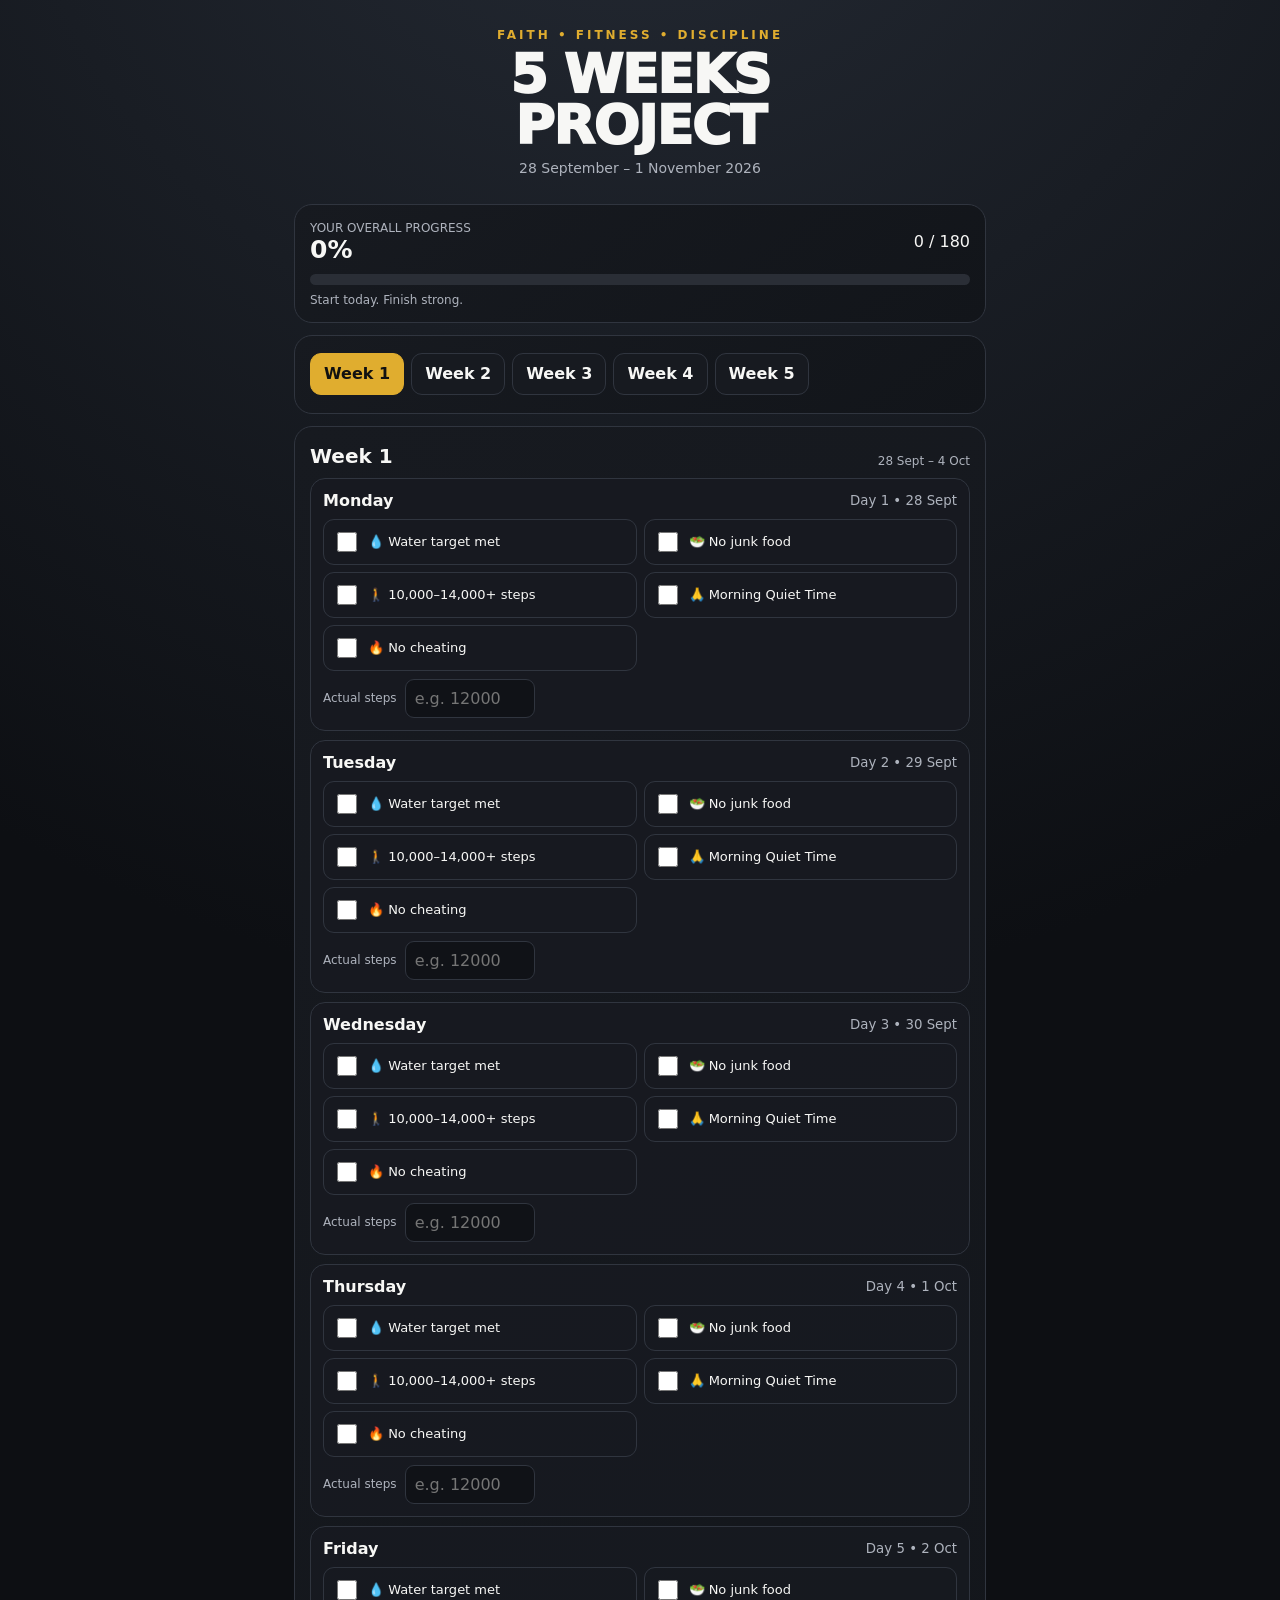
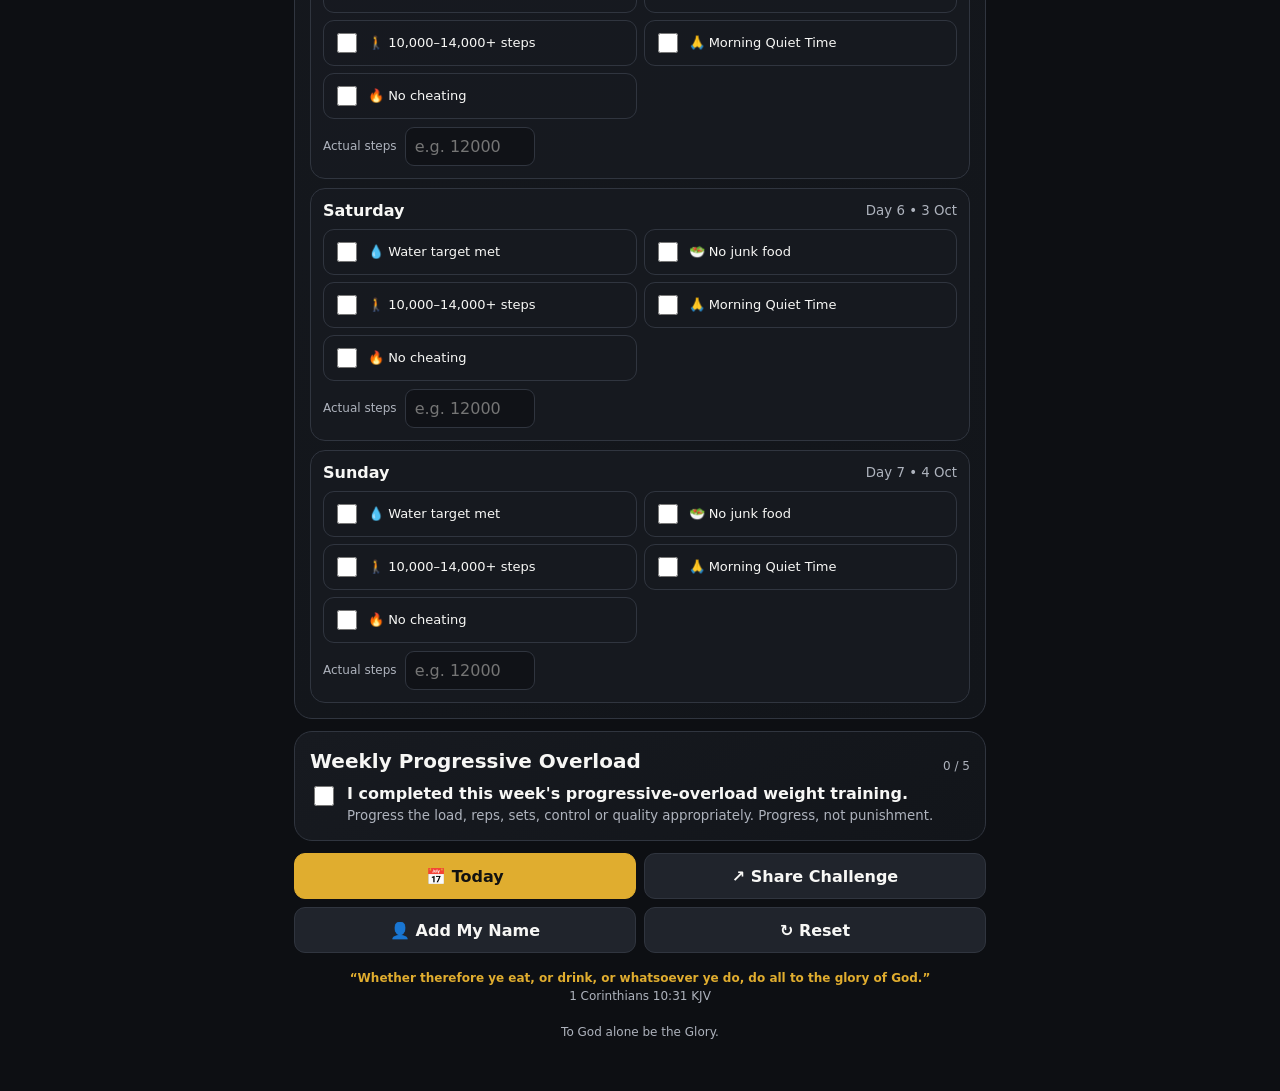
<file: 5-weeks-project/index.html>
<!doctype html>
<html lang="en">
<head>
<meta charset="utf-8">
<meta name="viewport" content="width=device-width,initial-scale=1,viewport-fit=cover">
<meta name="theme-color" content="#111318">
<meta name="description" content="5 Weeks Project — Fitness, Weight Management, Faith and Discipline.">
<link rel="manifest" href="./manifest.json">
<title>5 Weeks Project</title>
<style>
:root{--bg:#0d0f13;--card:#171a20;--card2:#20242c;--text:#f7f7f5;--muted:#aeb3bd;--gold:#e0ad2f;--gold2:#f2c94c;--line:#30353f;--green:#38b36b;--red:#df5a5a}
*{box-sizing:border-box}body{margin:0;background:radial-gradient(circle at 50% -10%,#252b35 0,#0d0f13 42%);color:var(--text);font-family:Inter,system-ui,-apple-system,BlinkMacSystemFont,"Segoe UI",sans-serif;min-height:100vh}
button,input{font:inherit}button{cursor:pointer}.wrap{width:min(720px,100%);margin:auto;padding:18px 14px 34px}.brand{text-align:center;padding:10px 0 16px}.brand .eyebrow{font-size:12px;letter-spacing:3px;color:var(--gold);font-weight:800}.brand h1{font-size:clamp(32px,9vw,54px);line-height:.95;margin:7px 0;font-weight:950;letter-spacing:-1.5px}.brand p{margin:8px 0 0;color:var(--muted);font-size:14px}.card{background:linear-gradient(145deg,var(--card),#12151a);border:1px solid var(--line);border-radius:18px;padding:15px;margin-top:12px}.topline{display:flex;align-items:center;justify-content:space-between;gap:10px}.progressText strong{font-size:25px}.progressText span{display:block;color:var(--muted);font-size:12px;margin-top:1px}.bar{height:11px;border-radius:99px;background:#2a2e36;overflow:hidden;margin-top:10px}.fill{height:100%;width:0;background:linear-gradient(90deg,var(--gold),var(--gold2));transition:width .25s}.daysummary{font-size:12px;color:var(--muted);margin-top:8px}.weeks{display:flex;gap:7px;overflow:auto;padding:2px 0 3px}.weeks button{flex:0 0 auto;min-height:42px;padding:8px 13px;border-radius:11px;border:1px solid var(--line);background:var(--card);color:var(--text);font-weight:750}.weeks button.active{background:var(--gold);color:#111;border-color:var(--gold)}.sectionTitle{display:flex;align-items:end;justify-content:space-between;gap:10px;margin:2px 0 10px}.sectionTitle h2{font-size:20px;margin:0}.sectionTitle span{font-size:12px;color:var(--muted)}.day{border:1px solid var(--line);background:rgba(23,26,32,.88);border-radius:15px;padding:12px;margin-top:9px}.dayhead{display:flex;justify-content:space-between;align-items:center;margin-bottom:9px}.dayhead strong{font-size:16px}.dayhead small{color:var(--muted)}.checks{display:grid;grid-template-columns:1fr 1fr;gap:7px}.check{display:flex;align-items:center;gap:8px;border:1px solid var(--line);border-radius:11px;padding:9px;min-height:46px;font-size:13px}.check input,.weekly input{width:20px;height:20px;accent-color:var(--gold)}.stepRow{display:flex;align-items:center;gap:8px;margin-top:8px}.stepRow label{font-size:12px;color:var(--muted);white-space:nowrap}.stepRow input{min-width:0;width:130px;background:#101217;border:1px solid var(--line);color:var(--text);border-radius:9px;padding:9px;font-size:16px}.weekly{display:flex;align-items:flex-start;gap:10px;line-height:1.35}.weekly b{display:block}.weekly small{display:block;color:var(--muted);margin-top:3px}.actions{display:grid;grid-template-columns:1fr 1fr;gap:8px;margin-top:12px}.actions button{min-height:46px;border-radius:11px;border:1px solid var(--line);background:var(--card2);color:var(--text);font-weight:750}.actions .primary{background:var(--gold);color:#111;border-color:var(--gold)}.verse{text-align:center;color:var(--muted);font-size:12px;line-height:1.5;padding:16px 8px}.verse b{color:var(--gold)}.modal{position:fixed;inset:0;background:rgba(0,0,0,.7);display:none;align-items:flex-end;justify-content:center;padding:12px;z-index:10}.modal.open{display:flex}.sheet{width:min(520px,100%);background:#171a20;border:1px solid var(--line);border-radius:18px;padding:18px}.sheet h2{margin:0 0 8px}.sheet p{color:var(--muted);font-size:13px;line-height:1.5}.sheet input{width:100%;padding:11px;border-radius:10px;border:1px solid var(--line);background:#0e1014;color:var(--text);margin:7px 0 12px}.sheet .row{display:flex;gap:8px}.sheet button{flex:1;min-height:44px;border-radius:10px;border:1px solid var(--line);background:var(--card2);color:var(--text);font-weight:750}.sheet .save{background:var(--gold);color:#111;border-color:var(--gold)}
@media(max-width:470px){.checks{grid-template-columns:1fr}.actions{grid-template-columns:1fr}.wrap{padding-left:11px;padding-right:11px}}
</style>
</head>
<body>
<main class="wrap" id="app">
<header class="brand">
<div class="eyebrow">FAITH • FITNESS • DISCIPLINE</div>
<h1>5 WEEKS<br>PROJECT</h1>
<p id="dates">28 September – 1 November 2026</p>
</header>
<section class="card">
<div class="topline"><div class="progressText"><span>YOUR OVERALL PROGRESS</span><strong id="pct">0%</strong></div><div id="done">0 / 180</div></div>
<div class="bar"><div class="fill" id="fill"></div></div>
<div class="daysummary" id="summary">Start today. Finish strong.</div>
</section>
<section class="card">
<div class="weeks" id="weeks"></div>
</section>
<section class="card">
<div class="sectionTitle"><h2 id="weekTitle">Week 1</h2><span id="weekRange"></span></div>
<div id="days"></div>
</section>
<section class="card">
<div class="sectionTitle"><h2>Weekly Progressive Overload</h2><span id="weekCheck">0 / 5</span></div>
<label class="weekly"><input id="weeklyBox" type="checkbox"><span><b>I completed this week's progressive-overload weight training.</b><small>Progress the load, reps, sets, control or quality appropriately. Progress, not punishment.</small></span></label>
</section>
<div class="actions">
<button class="primary" id="todayBtn">📅 Today</button>
<button id="shareBtn">↗ Share Challenge</button>
<button id="nameBtn">👤 Add My Name</button>
<button id="resetBtn">↻ Reset</button>
</div>
<div class="verse"><b>“Whether therefore ye eat, or drink, or whatsoever ye do, do all to the glory of God.”</b><br>1 Corinthians 10:31 KJV<br><br>To God alone be the Glory.</div>
</main>
<div class="modal" id="modal"><div class="sheet"><h2>Your name</h2><p>Your name stays on this device. It is not sent anywhere.</p><input id="nameInput" maxlength="40" placeholder="e.g. Isaac"><div class="row"><button id="cancelName">Cancel</button><button class="save" id="saveName">Save</button></div></div></div>
<script>
(function(){
const START=new Date(Date.UTC(2026,8,28)), DAYS=35, DAILY=['water','junk','steps','quiet','cheat'];
const labels={water:'💧 Water target met',junk:'🥗 No junk food',steps:'🚶 10,000–14,000+ steps',quiet:'🙏 Morning Quiet Time',cheat:'🔥 No cheating'};
const KEY='fiveWeeksProject2026_v1';
let state=load()||{name:'',selected:0,daily:Array.from({length:DAYS},()=>({water:false,junk:false,steps:false,quiet:false,cheat:false,stepsValue:''})),weekly:[false,false,false,false,false]};
function load(){try{return JSON.parse(localStorage.getItem(KEY))}catch(e){return null}}
function save(){try{localStorage.setItem(KEY,JSON.stringify(state))}catch(e){}}
function d(i){const x=new Date(START);x.setUTCDate(x.getUTCDate()+i);return x}
function fmt(x){return x.toLocaleDateString('en-GB',{day:'numeric',month:'short',timeZone:'UTC'})}
function week(){return Math.floor(state.selected/7)}
function renderWeeks(){const el=document.getElementById('weeks');el.innerHTML='';for(let w=0;w<5;w++){const b=document.createElement('button');b.textContent='Week '+(w+1);b.className=w===week()?'active':'';b.onclick=()=>{state.selected=w*7;render();save()};el.appendChild(b)}}
function renderDays(){const el=document.getElementById('days');el.innerHTML='';const w=week(),from=w*7;for(let i=from;i<from+7;i++){const s=state.daily[i],x=d(i),box=document.createElement('article');box.className='day';let checks='';DAILY.forEach(k=>{checks+='<label class="check"><input type="checkbox" data-i="'+i+'" data-k="'+k+'" '+(s[k]?'checked':'')+'> '+labels[k]+'</label>'});box.innerHTML='<div class="dayhead"><strong>'+x.toLocaleDateString('en-GB',{weekday:'long',timeZone:'UTC'})+'</strong><small>Day '+(i+1)+' • '+fmt(x)+'</small></div><div class="checks">'+checks+'</div><div class="stepRow"><label>Actual steps</label><input type="number" min="0" step="100" data-step="'+i+'" value="'+(s.stepsValue||'')+'" placeholder="e.g. 12000"></div>';el.appendChild(box)}el.querySelectorAll('input[type=checkbox]').forEach(c=>c.addEventListener('change',e=>{state.daily[+e.target.dataset.i][e.target.dataset.k]=e.target.checked;save();update()}));el.querySelectorAll('[data-step]').forEach(c=>c.addEventListener('input',e=>{const i=+e.target.dataset.step;state.daily[i].stepsValue=e.target.value;const n=Number(e.target.value);if(n>=10000){state.daily[i].steps=true;const cb=el.querySelector('input[data-i="'+i+'"][data-k="steps"]');if(cb)cb.checked=true}save();update()}))}
function render(){renderWeeks();renderDays();const w=week();document.getElementById('weekTitle').textContent='Week '+(w+1);document.getElementById('weekRange').textContent=fmt(d(w*7))+' – '+fmt(d(w*7+6));const wb=document.getElementById('weekly');wb.checked=!!state.weekly[w];wb.onchange=()=>{state.weekly[w]=wb.checked;save();update()};document.getElementById('nameBtn').textContent=state.name?'👤 '+state.name:'👤 Add My Name';update()}
function update(){let done=0;for(let i=0;i<DAYS;i++)DAILY.forEach(k=>{if(state.daily[i][k])done++});const weeksDone=state.weekly.filter(Boolean).length,total=DAYS*5+5,p=Math.round((done+weeksDone)/total*100);document.getElementById('pct').textContent=p+'%';document.getElementById('fill').style.width=p+'%';document.getElementById('done').textContent=(done+weeksDone)+' / '+total;document.getElementById('summary').textContent=weeksDone+'/5 weekly training checks • '+done+'/175 daily commitments';document.getElementById('weekCheck').textContent=weeksDone+' / 5'}
function today(){const n=new Date();const idx=Math.floor((Date.UTC(n.getFullYear(),n.getMonth(),n.getDate())-START.getTime())/86400000);return Math.max(0,Math.min(DAYS-1,idx))}
document.getElementById('todayBtn').onclick=()=>{state.selected=today();save();render();window.scrollTo({top:0,behavior:'smooth'})};
document.getElementById('shareBtn').onclick=async()=>{const text='Join my 5 Weeks Project — 35 days of faith, fitness and discipline. '+location.href;if(navigator.share){try{await navigator.share({title:'5 Weeks Project',text,url:location.href})}catch(e){}}else{alert('Copy this page URL and share it with your group: '+location.href)}};
document.getElementById('nameBtn').onclick=()=>{document.getElementById('nameInput').value=state.name;document.getElementById('modal').classList.add('open');document.getElementById('nameInput').focus()};
document.getElementById('cancelName').onclick=()=>document.getElementById('modal').classList.remove('open');
document.getElementById('saveName').onclick=()=>{state.name=document.getElementById('nameInput').value.trim();save();document.getElementById('modal').classList.remove('open');render()};
document.getElementById('resetBtn').onclick=()=>{if(confirm('Reset all 35 days and weekly checks?')){localStorage.removeItem(KEY);state={name:'',selected:0,daily:Array.from({length:DAYS},()=>({water:false,junk:false,steps:false,quiet:false,cheat:false,stepsValue:''})),weekly:[false,false,false,false,false]};render()}};
render();
})();
</script>
</body>
</html>
</file>
